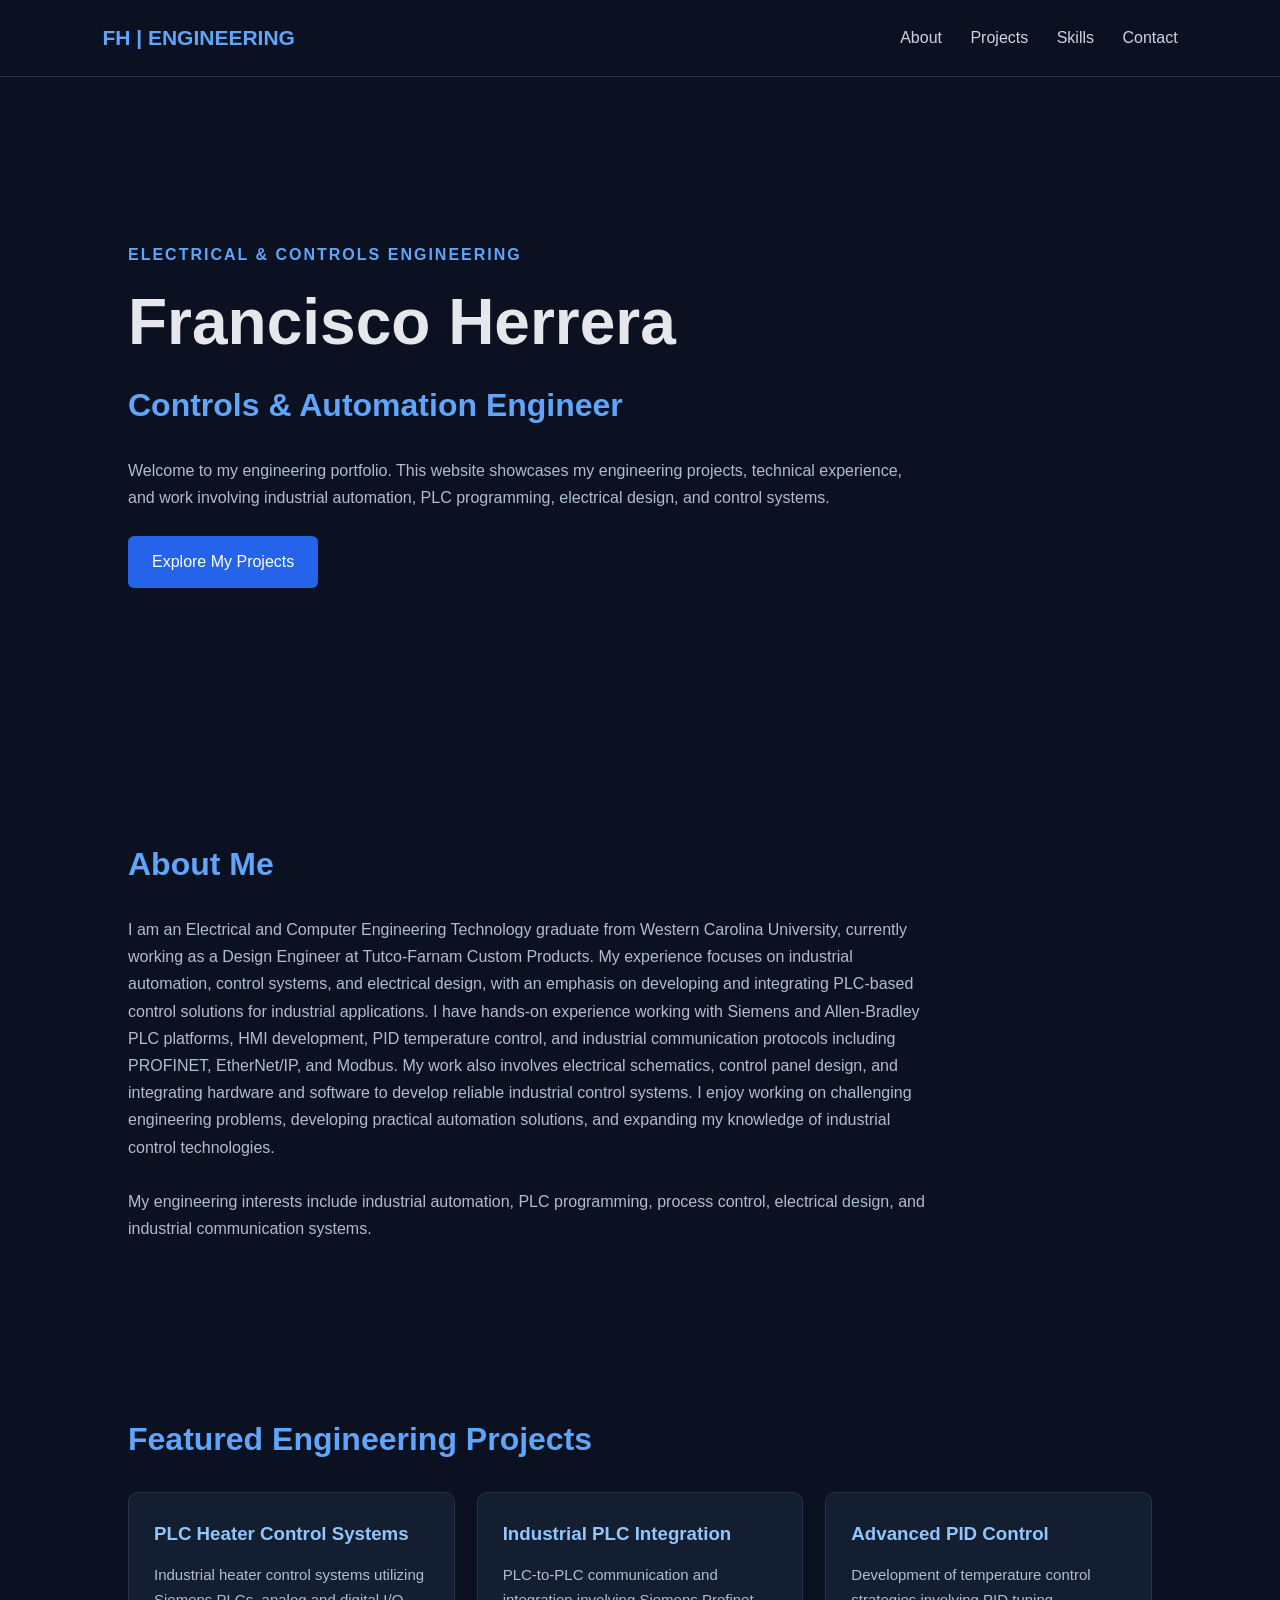
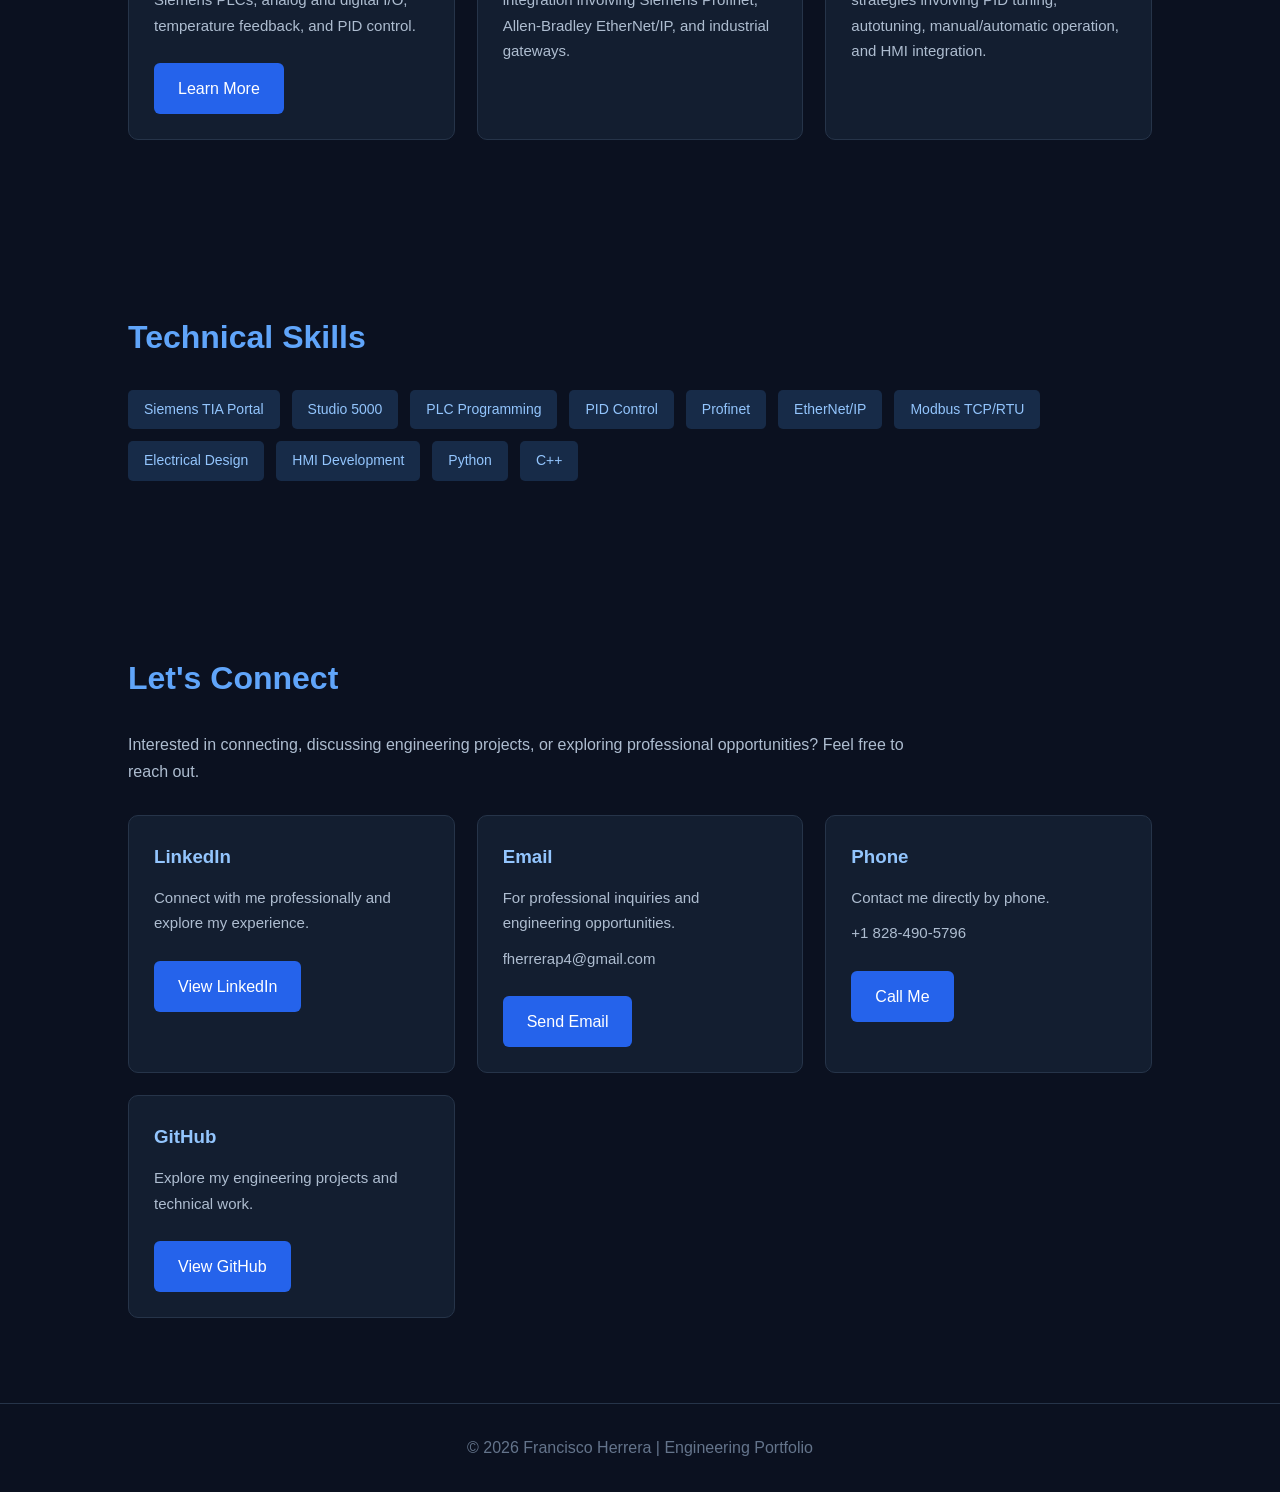
<file: index.html>
<!DOCTYPE html>
<html lang="en">
<head>
<meta charset="UTF-8">
<meta name="viewport" content="width=device-width, initial-scale=1.0">
<title>Francisco Herrera | Engineering Portfolio</title>

<link rel="stylesheet" href="style.css">
</head>

<body>

<header>
    <div class="logo">FH | ENGINEERING</div>
    <nav>
        <a href="#about">About</a>
        <a href="#projects">Projects</a>
        <a href="#skills">Skills</a>
        <a href="#contact">Contact</a>
    </nav>
</header>

<section class="hero">
    <span class="tag">Electrical & Controls Engineering</span>

    <h1>Francisco Herrera</h1>

    <h2>Controls & Automation Engineer</h2>

    <p>
        Welcome to my engineering portfolio. This website showcases
        my engineering projects, technical experience, and work
        involving industrial automation, PLC programming,
        electrical design, and control systems.
    </p>

    <a href="#projects" class="button">Explore My Projects</a>
</section>

<section id="about">
    <h2>About Me</h2>

    <p>
        I am an Electrical and Computer Engineering Technology graduate from Western Carolina University, currently working as a Design Engineer at Tutco-Farnam Custom Products.
        My experience focuses on industrial automation, control systems, and electrical design, with an emphasis on developing and integrating PLC-based control solutions for industrial applications.
        I have hands-on experience working with Siemens and Allen-Bradley PLC platforms, HMI development, PID temperature control, and industrial communication protocols including PROFINET, EtherNet/IP, and Modbus. My work also involves electrical schematics, control panel design, and integrating hardware and software to develop reliable industrial control systems.
        I enjoy working on challenging engineering problems, developing practical automation solutions, and expanding my knowledge of industrial control technologies.
    
    </p>
    <br>
    <p>
        My engineering interests include industrial automation,
        PLC programming, process control, electrical design,
        and industrial communication systems.
    </p>
</section>

<section id="projects">
    <h2>Featured Engineering Projects</h2>

    <div class="grid">

        <div class="card">
            <h3>PLC Heater Control Systems</h3>
            <p>
                Industrial heater control systems utilizing
                Siemens PLCs, analog and digital I/O,
                temperature feedback, and PID control.
            </p>
            <a href="projects/plc-heater-control.html" class="button">
            Learn More
            </a>
        </div>

        <div class="card">
            <h3>Industrial PLC Integration</h3>
            <p>
                PLC-to-PLC communication and integration
                involving Siemens Profinet, Allen-Bradley
                EtherNet/IP, and industrial gateways.
            </p>
        </div>

        <div class="card">
            <h3>Advanced PID Control</h3>
            <p>
                Development of temperature control strategies
                involving PID tuning, autotuning,
                manual/automatic operation, and HMI integration.
            </p>
        </div>

    </div>
</section>

<section id="skills">
    <h2>Technical Skills</h2>

    <div class="skills">
        <span class="skill">Siemens TIA Portal</span>
        <span class="skill">Studio 5000</span>
        <span class="skill">PLC Programming</span>
        <span class="skill">PID Control</span>
        <span class="skill">Profinet</span>
        <span class="skill">EtherNet/IP</span>
        <span class="skill">Modbus TCP/RTU</span>
        <span class="skill">Electrical Design</span>
        <span class="skill">HMI Development</span>
        <span class="skill">Python</span>
        <span class="skill">C++</span>
    </div>
</section>


<section id="contact">
    <h2>Let's Connect</h2>

    <p>
        Interested in connecting, discussing engineering projects,
        or exploring professional opportunities?
        Feel free to reach out.
    </p>

    <div class="grid" style="margin-top:30px;">

        <!-- LinkedIn -->
        <div class="card">
            <h3>LinkedIn</h3>
            <p>Connect with me professionally and explore my experience.</p>

            <a class="button"
               href="https://www.linkedin.com/in/fherrerapalomo10"
               target="_blank"
               rel="noopener noreferrer">
                View LinkedIn
            </a>
        </div>

        <!-- Email -->
        <div class="card">
            <h3>Email</h3>
            <p>For professional inquiries and engineering opportunities.</p>

            <p style="margin-top:10px;">
                fherrerap4@gmail.com
            </p>

            <a class="button"
               href="mailto:fherrerap4@gmail.com">
                Send Email
            </a>
        </div>

        <!-- Phone -->
        <div class="card">
            <h3>Phone</h3>
            <p>Contact me directly by phone.</p>

            <p style="margin-top:10px;">
                +1 828-490-5796
            </p>

            <a class="button"
               href="tel:+18284905796">
                Call Me
            </a>
        </div>

        <!-- GitHub -->
        <div class="card">
            <h3>GitHub</h3>
            <p>Explore my engineering projects and technical work.</p>

            <a class="button"
               href="https://github.com/franciscoherrera1"
               target="_blank"
               rel="noopener noreferrer">
                View GitHub
            </a>
        </div>

    </div>
</section>


<footer>
    © 2026 Francisco Herrera | Engineering Portfolio
</footer>

</body>
</html>
</file>
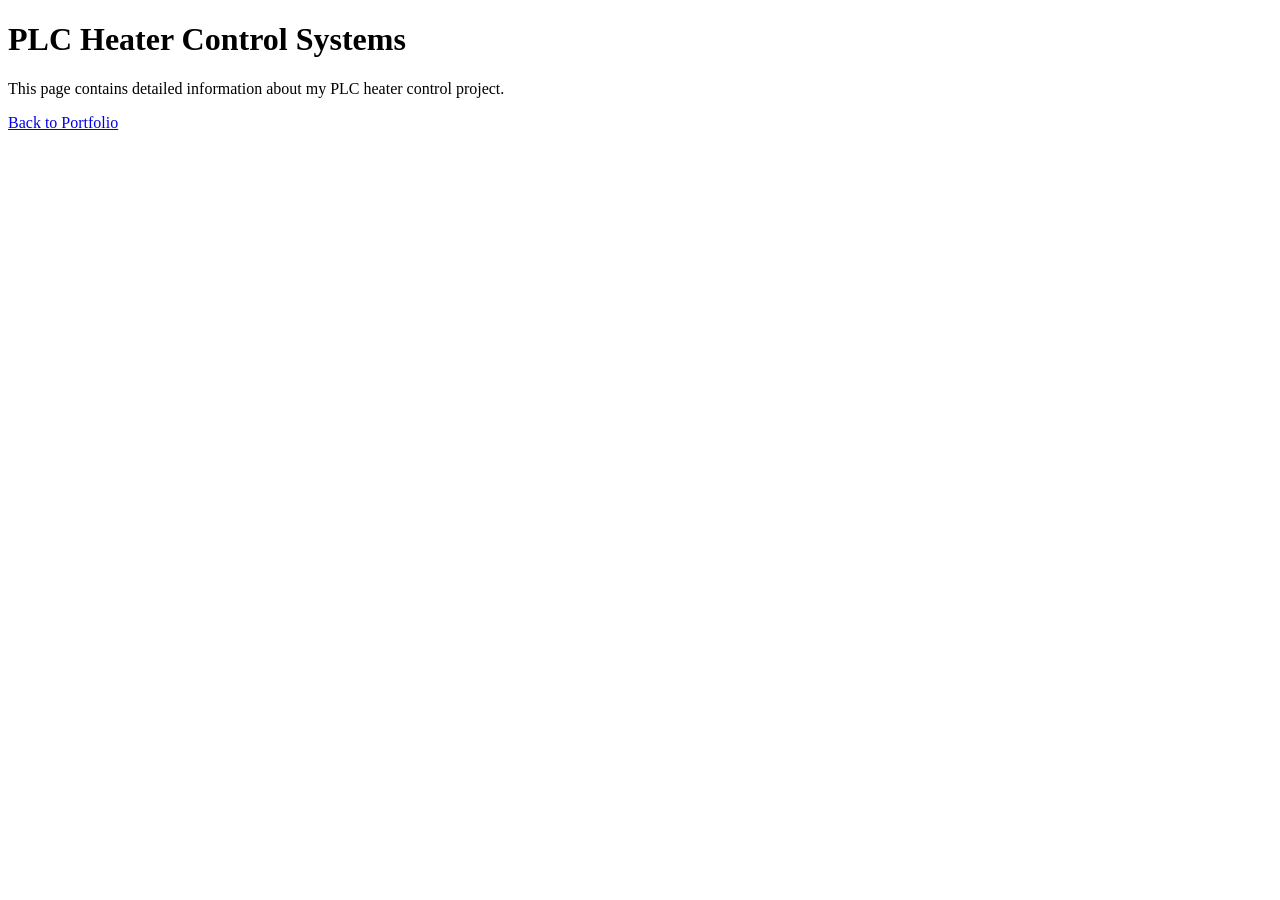
<file: projects/plc-heater-control.html>
<!DOCTYPE html>
<html lang="en">

<head>
    <meta charset="UTF-8">
    <meta name="viewport" content="width=device-width, initial-scale=1.0">

    <title>PLC Heater Control Systems</title>
</head>

<body>

    <h1>PLC Heater Control Systems</h1>

    <p>
        This page contains detailed information about my PLC heater control project.
    </p>

    <a href="../index.html">Back to Portfolio</a>

</body>

</html>
</file>
<file: style.css>
* {
    margin: 0;
    padding: 0;
    box-sizing: border-box;
    scroll-behavior: smooth;
}

body {
    font-family: Arial, sans-serif;
    background: #0b1120;
    color: #e5e7eb;
    line-height: 1.7;
}

header {
    padding: 20px 8%;
    display: flex;
    justify-content: space-between;
    align-items: center;
    border-bottom: 1px solid #263449;
    position: sticky;
    top: 0;
    background: #0b1120;
    z-index: 10;
}

.logo {
    font-size: 21px;
    font-weight: bold;
    color: #60a5fa;
}

nav a {
    color: #cbd5e1;
    text-decoration: none;
    margin-left: 24px;
}

nav a:hover {
    color: #60a5fa;
}

section {
    padding: 85px 10%;
    scroll-margin-top: 75px;
}

.hero {
    min-height: 75vh;
    display: flex;
    flex-direction: column;
    justify-content: center;
}

.tag {
    color: #60a5fa;
    font-weight: bold;
    letter-spacing: 2px;
    text-transform: uppercase;
}

h1 {
    font-size: clamp(38px, 6vw, 64px);
    line-height: 1.15;
    margin: 18px 0;
}

h2 {
    font-size: 32px;
    margin-bottom: 25px;
    color: #60a5fa;
}

h3 {
    color: #93c5fd;
    margin-bottom: 12px;
}

p {
    color: #aebdd0;
    max-width: 800px;
}

.button {
    display: inline-block;
    margin-top: 25px;
    padding: 12px 24px;
    background: #2563eb;
    color: white;
    border-radius: 6px;
    text-decoration: none;
    width: fit-content;
}

.button:hover {
    background: #3b82f6;
}

.grid {
    display: grid;
    grid-template-columns: repeat(auto-fit, minmax(250px, 1fr));
    gap: 22px;
}

.card {
    background: #131e30;
    padding: 25px;
    border: 1px solid #263449;
    border-radius: 10px;
}

.card p {
    font-size: 15px;
}

.skills {
    display: flex;
    flex-wrap: wrap;
    gap: 12px;
}

.skill {
    background: #172b48;
    color: #93c5fd;
    padding: 8px 16px;
    border-radius: 5px;
    font-size: 14px;
}

footer {
    text-align: center;
    padding: 30px;
    border-top: 1px solid #263449;
    color: #64748b;
}

@media(max-width: 650px) {
    header {
        flex-direction: column;
        gap: 12px;
    }

    nav a {
        margin: 0 7px;
        font-size: 13px;
    }

    section {
        padding: 65px 7%;
    }
}
</file>
